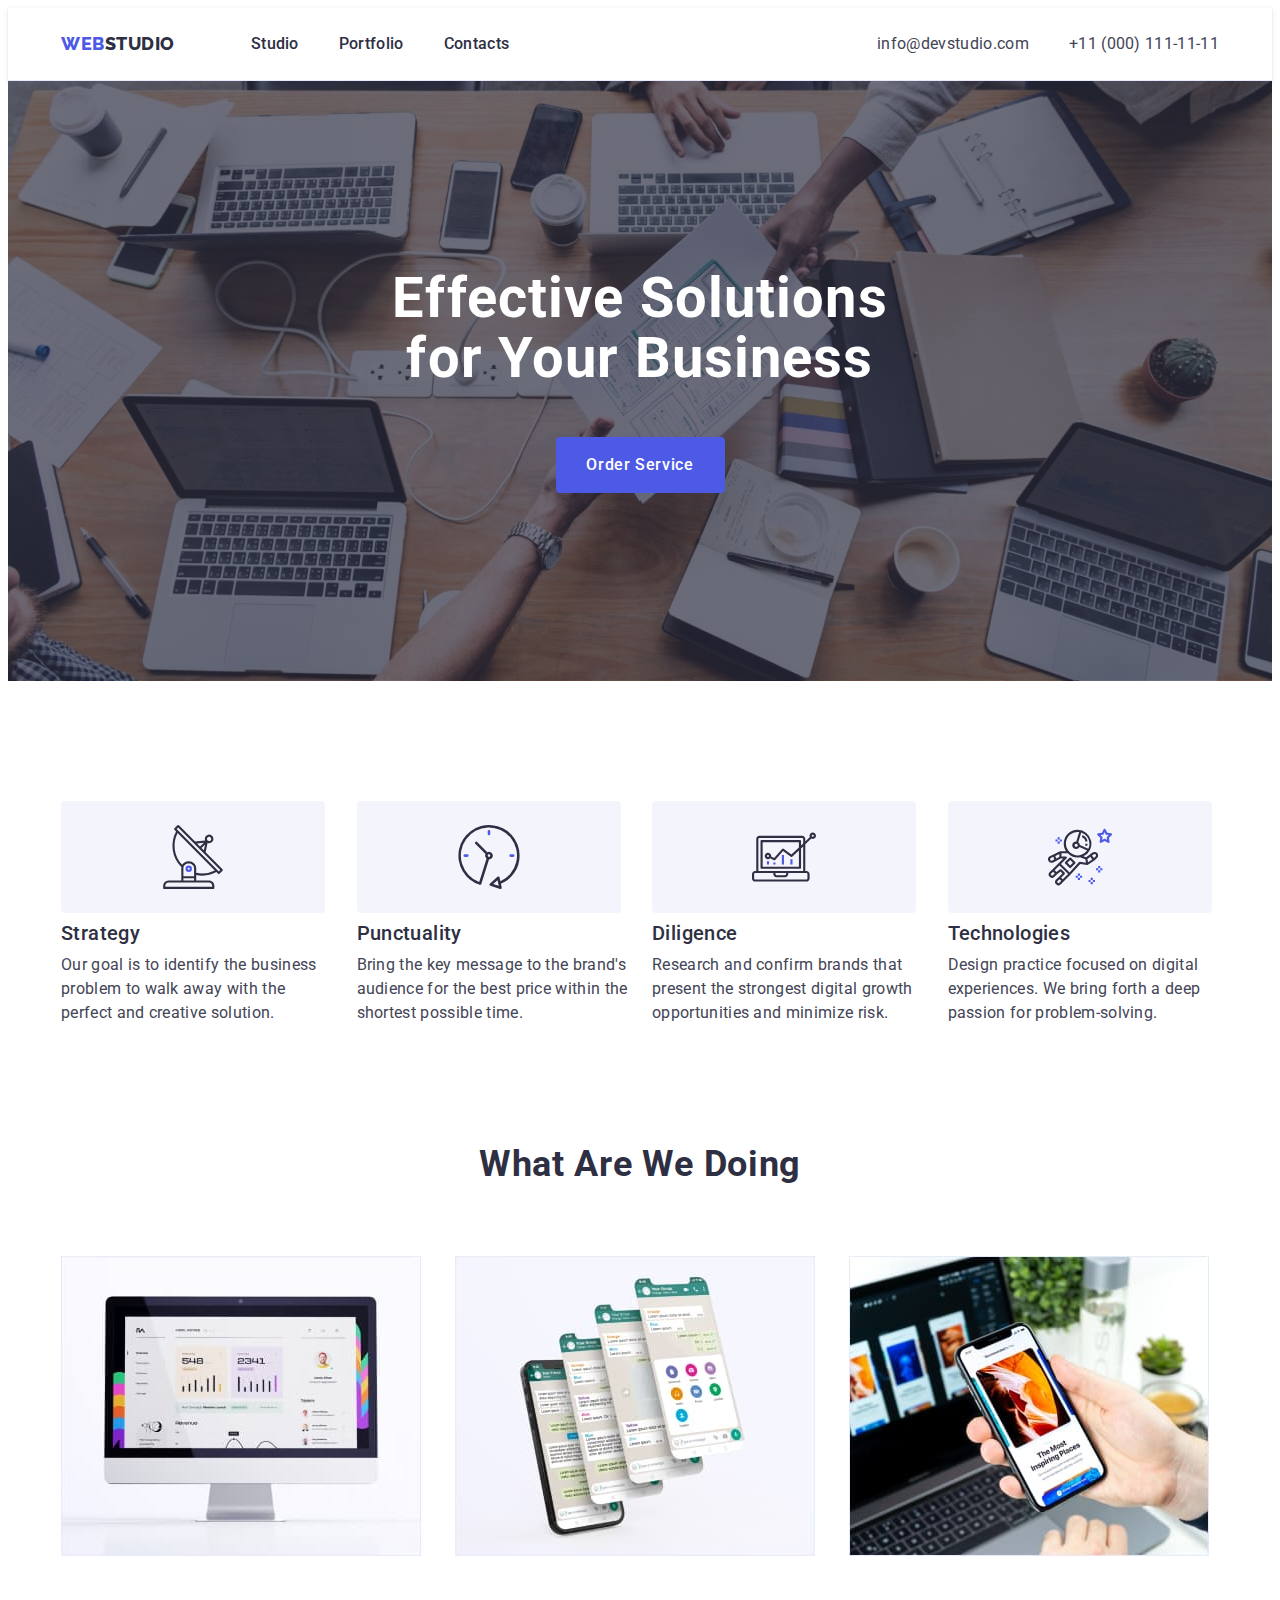
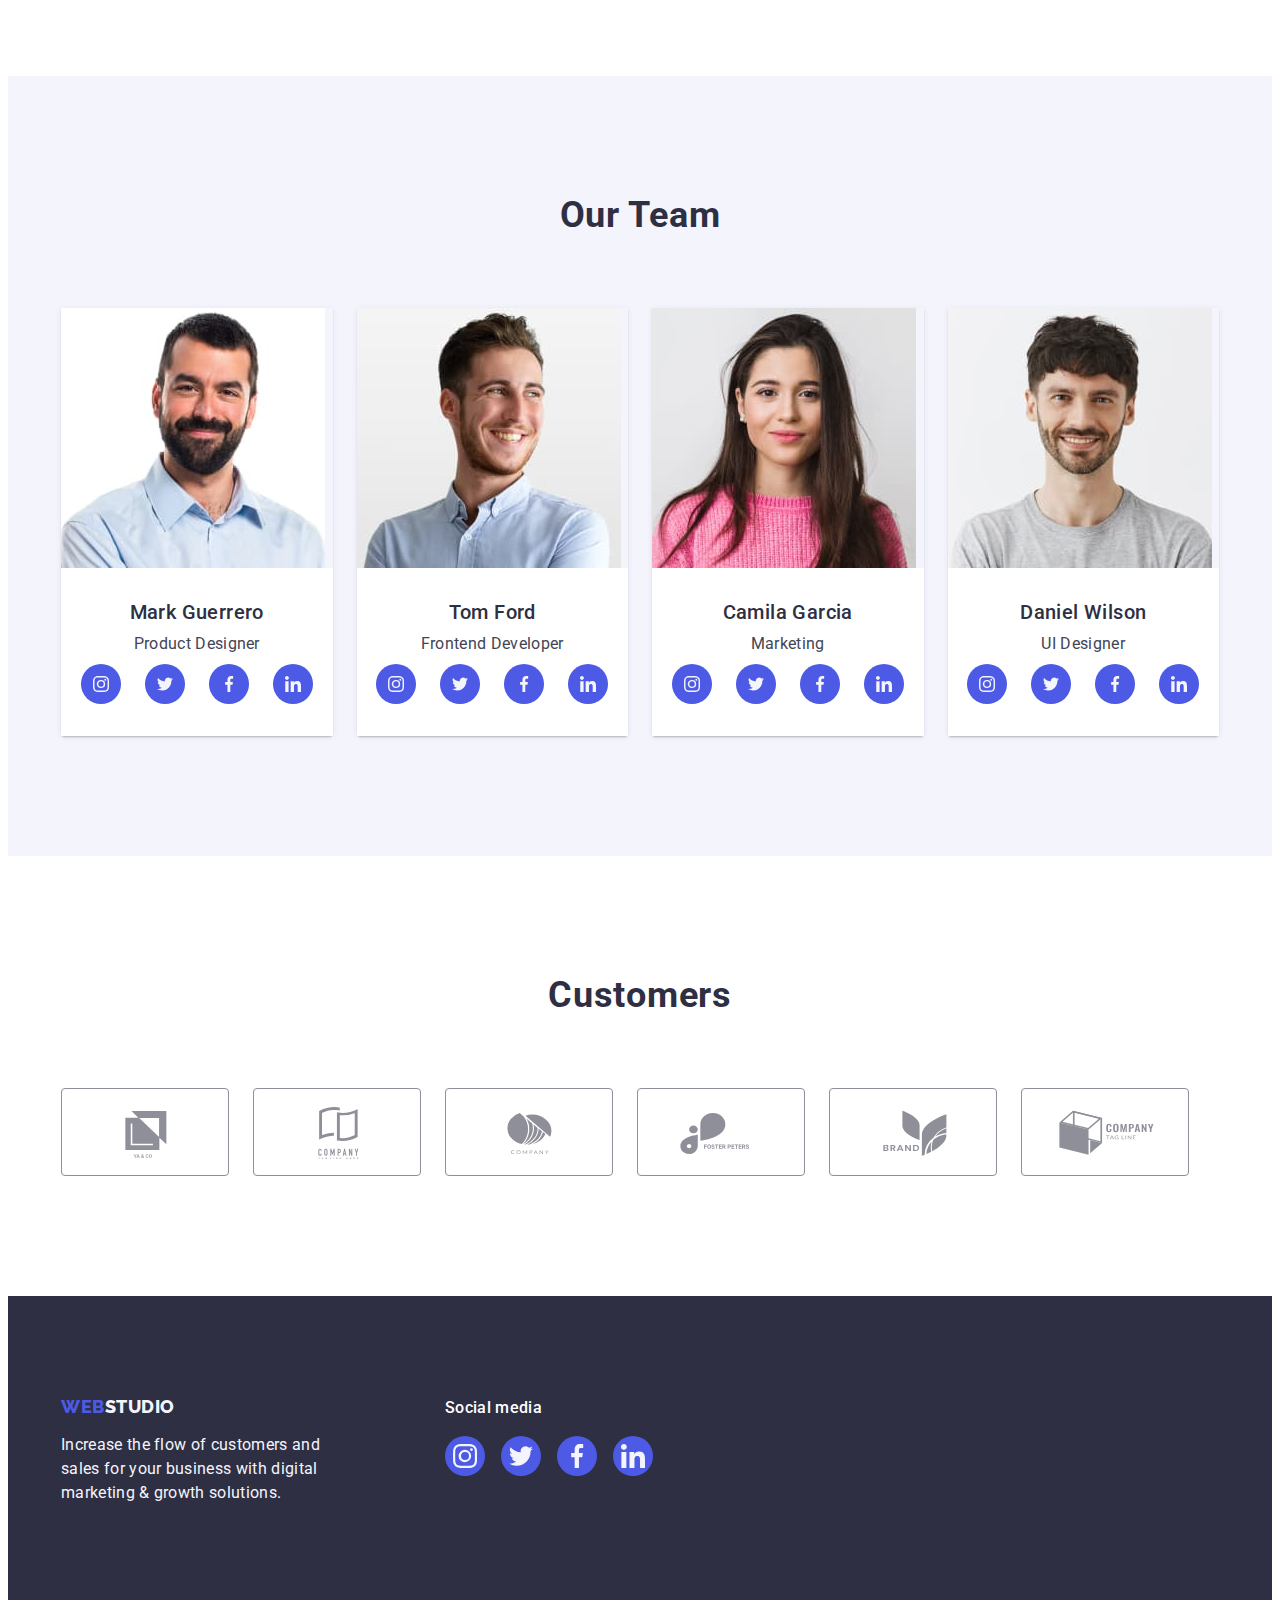
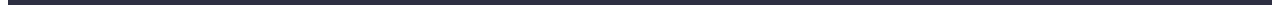
<file: index.html>
<!DOCTYPE html>
<html lang="en">
  <head>
    <meta charset="UTF-8" />
    <meta http-equiv="X-UA-Compatible" content="IE=edge" />
    <meta name="viewport" content="width=device-width, initial-scale=1.0" />
    <title>Студія</title>
    <link
      rel="stylesheet"
      href="https://cdnjs.cloudflare.com/ajax/libs/modern-normalize/1.1.0/modern-normalize.min.css"
      integrity="sha512-wpPYUAdjBVSE4KJnH1VR1HeZfpl1ub8YT/NKx4PuQ5NmX2tKuGu6U/JRp5y+Y8XG2tV+wKQpNHVUX03MfMFn9Q=="
      crossorigin="anonymous"
      referrerpolicy="no-referrer"
    />
    <link rel="preconnect" href="https://fonts.googleapis.com" />
    <link
      href="https://fonts.googleapis.com/css2?family=Raleway:wght@800&family=Roboto:wght@400;500;700;900&display=swap"
      rel="stylesheet"
    />
    <link rel="preconnect" href="https://fonts.gstatic.com" />
    <link rel="stylesheet" href="./css/style.css" />
  </head>
  <body>
    <div class="wrapper">
      <header class="page-header">
        <div class="container">
          <nav class="nav position">
            <a href="./index.html" class="logo link"
              >Web<span class="accent">Studio</span></a
            >
            <ul class="list position">
              <li class="list-item">
                <a href="./index.html" class="nav-link link">Studio</a>
              </li>
              <li class="list-item">
                <a href="./portfolio.html" class="nav-link link">Portfolio</a>
              </li>
              <li class="list-item">
                <a href="" class="nav-link link">Contacts</a>
              </li>
            </ul>
          </nav>
          <address class="connect">
            <ul class="list position">
              <li class="list-item">
                <a href="mailto:info@devstudio.com" class="connect-link link"
                  >info@devstudio.com</a
                >
              </li>
              <li class="list-item">
                <a href="tel:+110001111111" class="connect-link link"
                  >+11 (000) 111-11-11</a
                >
              </li>
            </ul>
          </address>
        </div>
      </header>
      <main>
        <section class="hero">
          <div class="container">
            <h1 class="hero-title">Effective Solutions for Your Business</h1>
            <button type="button" class="btn">Order Service</button>
          </div>
        </section>
        <section class="features">
          <div class="container">
            <h2 hidden class="features-title">features</h2>
            <ul class="list position gap">
              <li class="features-item">
                <div class="features-container">
                  <svg class="features-icon" width="64" height="64">
                    <use href="./images/icons.svg#icon-antenna"></use>
                  </svg>
                </div>
                <h3 class="caption">Strategy</h3>
                <p class="text">
                  Our goal is to identify the business problem to walk away with
                  the perfect and creative solution.
                </p>
              </li>
              <li class="features-item">
                <div class="features-container">
                  <svg class="features-icon" width="64" height="64">
                    <use href="./images/icons.svg#icon-clock"></use>
                  </svg>
                </div>
                <h3 class="caption">Punctuality</h3>
                <p class="text">
                  Bring the key message to the brand's audience for the best
                  price within the shortest possible time.
                </p>
              </li>
              <li class="features-item">
                <div class="features-container">
                  <svg class="features-icon" width="64" height="64">
                    <use href="./images/icons.svg#icon-diagram"></use>
                  </svg>
                </div>
                <h3 class="caption">Diligence</h3>
                <p class="text">
                  Research and confirm brands that present the strongest digital
                  growth opportunities and minimize risk.
                </p>
              </li>
              <li class="features-item">
                <div class="features-container">
                  <svg class="features-icon" width="64" height="64">
                    <use href="./images/icons.svg#icon-astronaut"></use>
                  </svg>
                </div>
                <h3 class="caption">Technologies</h3>
                <p class="text">
                  Design practice focused on digital experiences. We bring forth
                  a deep passion for problem-solving.
                </p>
              </li>
            </ul>
          </div>
        </section>
        <section class="section exepmles">
          <div class="container">
            <h2 class="section-title">What are we doing</h2>
            <ul class="list position gap">
              <li class="section-item examples-item">
                <img
                  src="./images/computer.jpg"
                  alt="computer"
                  width="360"
                  height="300"
                />
              </li>
              <li class="section-item examples-item">
                <img
                  src="./images/phone.jpg"
                  alt="phone"
                  width="360"
                  height="300"
                />
              </li>
              <li class="section-item examples-item">
                <img
                  src="./images/user-friendly.jpg"
                  alt="user friendly"
                  width="360"
                  height="300"
                />
              </li>
            </ul>
          </div>
        </section>
        <section class="section team">
          <div class="container">
            <h2 class="section-title">Our Team</h2>
            <ul class="list position gap">
              <li class="section-item">
                <img
                  src="./images/product-designer.jpg"
                  alt="product designer"
                  width="264"
                  height="260"
                />
                <div class="section-container">
                  <h3 class="caption">Mark Guerrero</h3>
                  <p class="text">Product Designer</p>
                  <ul class="section-list gap">
                    <li class="team-item">
                      <a href="" class="section-link">
                        <svg class="section-icon" width="16" height="16">
                          <use href="./images/icons.svg#icon-instagram"></use>
                        </svg>
                      </a>
                    </li>
                    <li class="team-item">
                      <a href="" class="section-link">
                        <svg class="section-icon" width="16" height="16">
                          <use href="./images/icons.svg#icon-twitter"></use>
                        </svg>
                      </a>
                    </li>
                    <li class="team-item">
                      <a href="" class="section-link">
                        <svg class="section-icon" width="16" height="16">
                          <use href="./images/icons.svg#icon-facebook"></use>
                        </svg>
                      </a>
                    </li>
                    <li class="team-item">
                      <a href="" class="section-link">
                        <svg class="section-icon" width="16" height="16">
                          <use href="./images/icons.svg#icon-linkedin"></use>
                        </svg>
                      </a>
                    </li>
                  </ul>
                </div>
              </li>
              <li class="section-item">
                <img
                  src="./images/frontend-developer.jpg"
                  alt="frontend developer"
                  width="264"
                  height="260"
                />
                <div class="section-container">
                  <h3 class="caption">Tom Ford</h3>
                  <p class="text">Frontend Developer</p>
                  <ul class="section-list gap">
                    <li class="team-item">
                      <a href="" class="section-link">
                        <svg class="section-icon" width="16" height="16">
                          <use href="./images/icons.svg#icon-instagram"></use>
                        </svg>
                      </a>
                    </li>
                    <li class="team-item">
                      <a href="" class="section-link">
                        <svg class="section-icon" width="16" height="16">
                          <use href="./images/icons.svg#icon-twitter"></use>
                        </svg>
                      </a>
                    </li>
                    <li class="team-item">
                      <a href="" class="section-link">
                        <svg class="section-icon" width="16" height="16">
                          <use href="./images/icons.svg#icon-facebook"></use>
                        </svg>
                      </a>
                    </li>
                    <li class="team-item">
                      <a href="" class="section-link">
                        <svg class="section-icon" width="16" height="16">
                          <use href="./images/icons.svg#icon-linkedin"></use>
                        </svg>
                      </a>
                    </li>
                  </ul>
                </div>
              </li>
              <li class="section-item">
                <img
                  src="./images/marketing.jpg"
                  alt="marketing"
                  width="264"
                  height="260"
                />
                <div class="section-container">
                  <h3 class="caption">Camila Garcia</h3>
                  <p class="text">Marketing</p>
                  <ul class="section-list gap">
                    <li class="team-item">
                      <a href="" class="section-link">
                        <svg class="section-icon" width="16" height="16">
                          <use href="./images/icons.svg#icon-instagram"></use>
                        </svg>
                      </a>
                    </li>
                    <li class="team-item">
                      <a href="" class="section-link">
                        <svg class="section-icon" width="16" height="16">
                          <use href="./images/icons.svg#icon-twitter"></use>
                        </svg>
                      </a>
                    </li>
                    <li class="team-item">
                      <a href="" class="section-link">
                        <svg class="section-icon" width="16" height="16">
                          <use href="./images/icons.svg#icon-facebook"></use>
                        </svg>
                      </a>
                    </li>
                    <li class="team-item">
                      <a href="" class="section-link">
                        <svg class="section-icon" width="16" height="16">
                          <use href="./images/icons.svg#icon-linkedin"></use>
                        </svg>
                      </a>
                    </li>
                  </ul>
                </div>
              </li>
              <li class="section-item">
                <img
                  src="./images/ui-designer.jpg"
                  alt="ui designer"
                  width="264"
                  height="260"
                />
                <div class="section-container">
                  <h3 class="caption">Daniel Wilson</h3>
                  <p class="text">UI Designer</p>
                  <ul class="section-list gap">
                    <li class="team-item">
                      <a href="" class="section-link">
                        <svg class="section-icon" width="16" height="16">
                          <use href="./images/icons.svg#icon-instagram"></use>
                        </svg>
                      </a>
                    </li>
                    <li class="team-item">
                      <a href="" class="section-link">
                        <svg class="section-icon" width="16" height="16">
                          <use href="./images/icons.svg#icon-twitter"></use>
                        </svg>
                      </a>
                    </li>
                    <li class="team-item">
                      <a href="" class="section-link">
                        <svg class="section-icon" width="16" height="16">
                          <use href="./images/icons.svg#icon-facebook"></use>
                        </svg>
                      </a>
                    </li>
                    <li class="team-item">
                      <a href="" class="section-link">
                        <svg class="section-icon" width="16" height="16">
                          <use href="./images/icons.svg#icon-linkedin"></use>
                        </svg>
                      </a>
                    </li>
                  </ul>
                </div>
              </li>
            </ul>
          </div>
        </section>
        <section class="customers">
          <div class="container">
            <h2 class="section-title">Customers</h2>
            <ul class="customers-list gap">
              <li class="customers-item section-item link">
                <a href="" class="customers-link">
                  <svg class="customers-icon" width="104" height="56">
                    <use href="./images/icons.svg#icon-customer1"></use>
                  </svg>
                </a>
              </li>
              <li class="customers-item section-item link">
                <a href="" class="customers-link">
                  <svg class="customers-icon" width="104" height="56">
                    <use href="./images/icons.svg#icon-customer2"></use>
                  </svg>
                </a>
              </li>
              <li class="customers-item section-item link">
                <a href="" class="customers-link">
                  <svg class="customers-icon" width="104" height="56">
                    <use href="./images/icons.svg#icon-customer3"></use>
                  </svg>
                </a>
              </li>
              <li class="customers-item section-item link">
                <a href="" class="customers-link">
                  <svg class="customers-icon" width="104" height="56">
                    <use href="./images/icons.svg#icon-customer4"></use>
                  </svg>
                </a>
              </li>
              <li class="customers-item section-item link">
                <a href="" class="customers-link">
                  <svg class="customers-icon" width="104" height="56">
                    <use href="./images/icons.svg#icon-customer5"></use>
                  </svg>
                </a>
              </li>
              <li class="customers-item section-item link">
                <a href="" class="customers-link">
                  <svg class="customers-icon" width="104" height="56">
                    <use href="./images/icons.svg#icon-customer6"></use>
                  </svg>
                </a>
              </li>
            </ul>
          </div>
        </section>
      </main>
      <footer class="basement">
        <div class="container">
          <div class="basement-container">
            <a href="./index.html" class="logo link"
              >Web<span class="accent">Studio</span></a
            >
            <p class="basement-text">
              Increase the flow of customers and sales for your business with
              digital marketing & growth solutions.
            </p>
          </div>
          <div class="social">
            <p class="social-text">Social media</p>
            <ul class="section-list">
              <li class="team-item">
                <a href="" class="section-link">
                  <svg class="section-icon" width="24" height="24">
                    <use href="./images/icons.svg#icon-instagram"></use>
                  </svg>
                </a>
              </li>
              <li class="team-item">
                <a href="" class="section-link">
                  <svg class="section-icon" width="24" height="24">
                    <use href="./images/icons.svg#icon-twitter"></use>
                  </svg>
                </a>
              </li>
              <li class="team-item">
                <a href="" class="section-link">
                  <svg class="section-icon" width="24" height="24">
                    <use href="./images/icons.svg#icon-facebook"></use>
                  </svg>
                </a>
              </li>
              <li class="team-item">
                <a href="" class="section-link">
                  <svg class="section-icon" width="24" height="24">
                    <use href="./images/icons.svg#icon-linkedin"></use>
                  </svg>
                </a>
              </li>
            </ul>
          </div>
        </div>
      </footer>
    </div>
  </body>
</html>
</file>
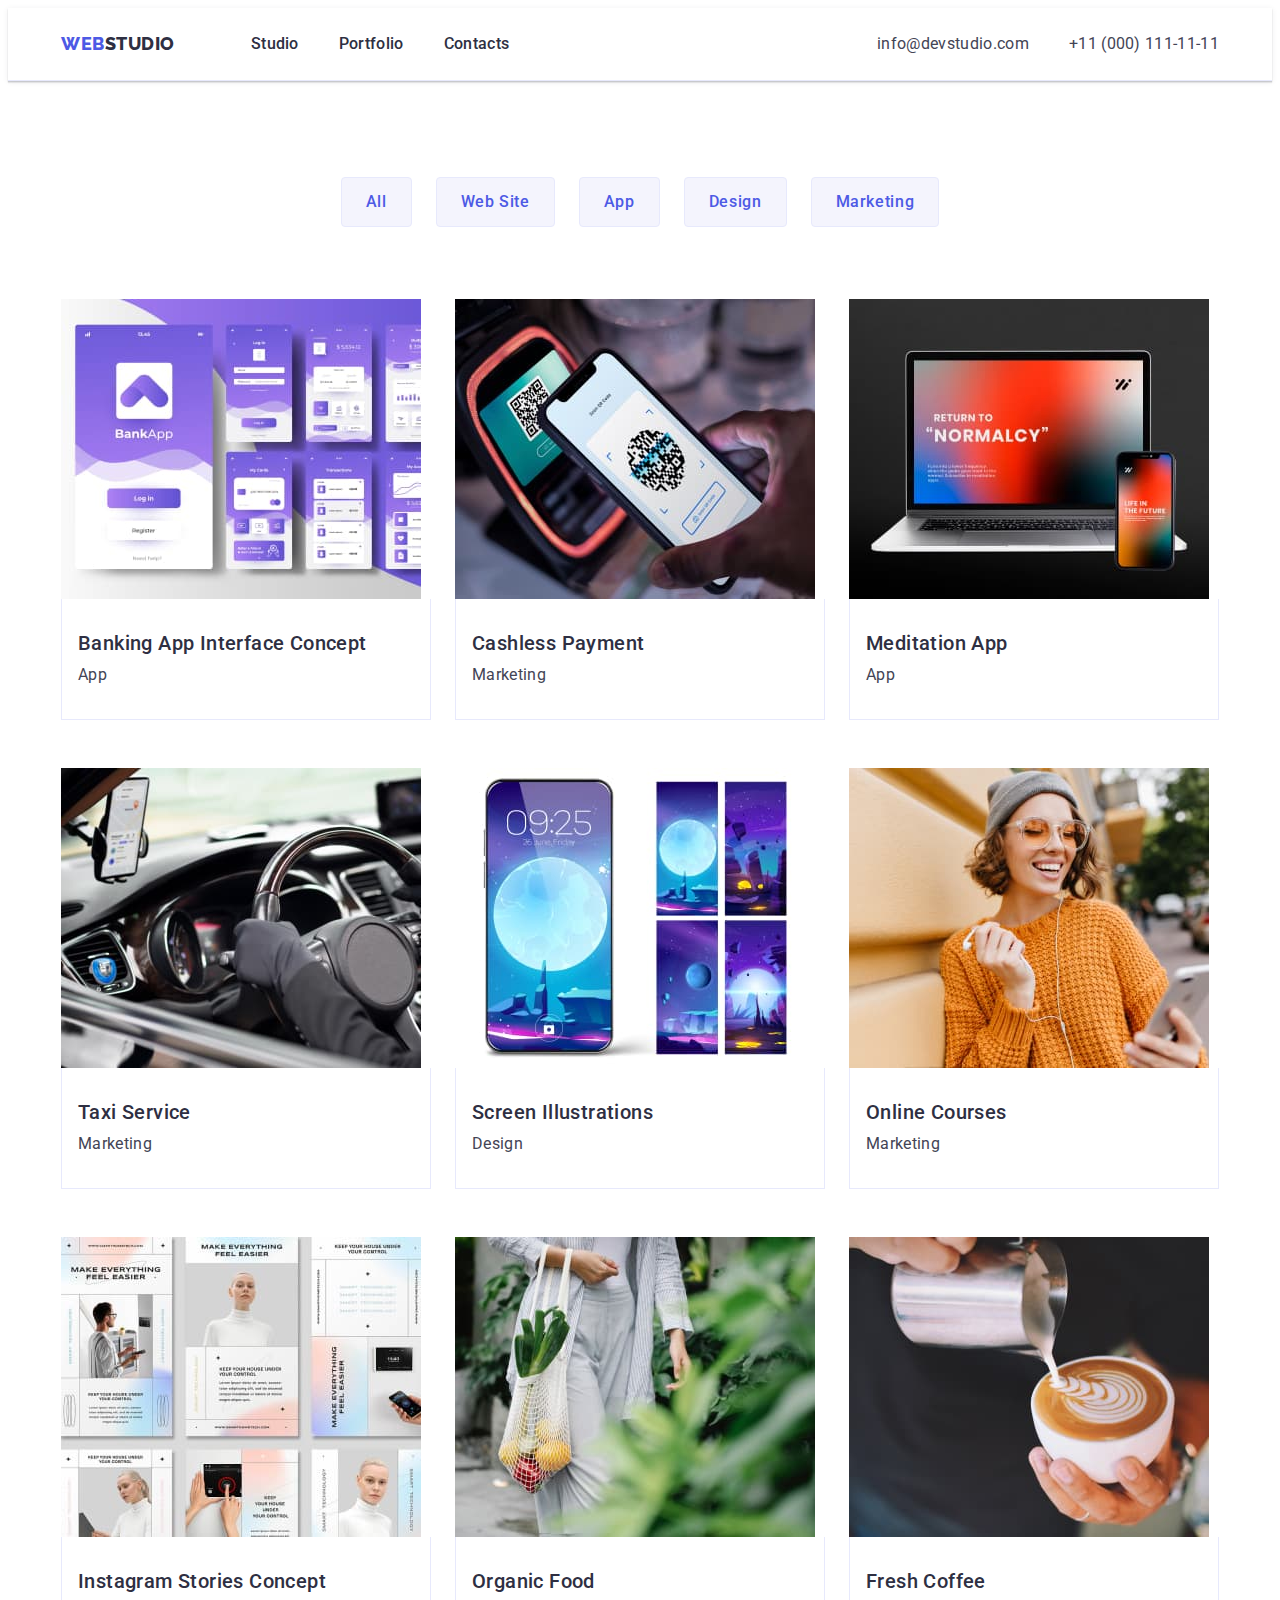
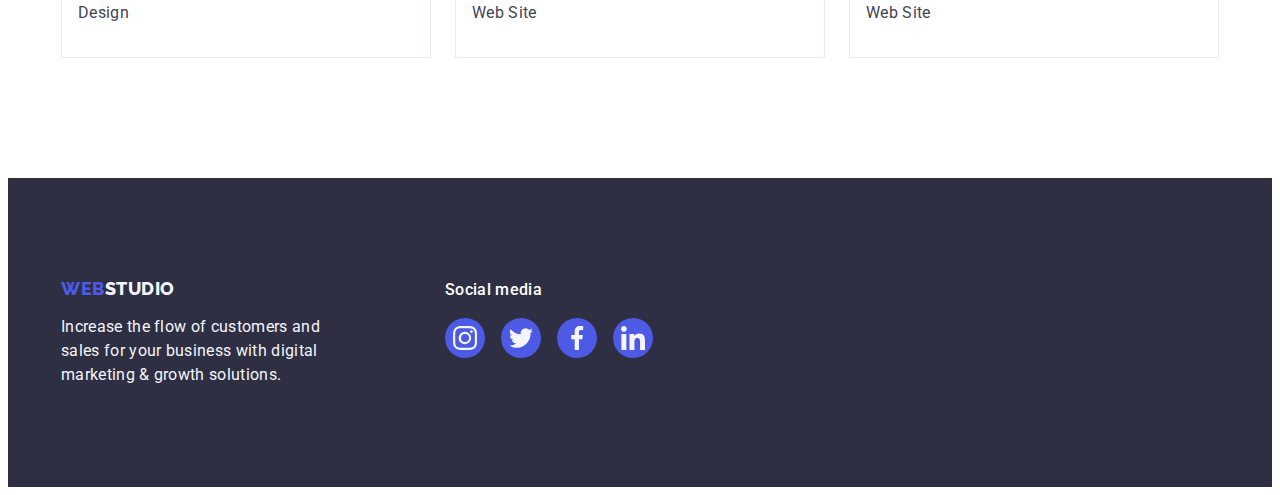
<file: portfolio.html>
<!DOCTYPE html>
<html lang="en">
  <head>
    <meta charset="UTF-8" />
    <meta http-equiv="X-UA-Compatible" content="IE=edge" />
    <meta name="viewport" content="width=device-width, initial-scale=1.0" />
    <title>Студія</title>
    <link
      rel="stylesheet"
      href="https://cdnjs.cloudflare.com/ajax/libs/modern-normalize/1.1.0/modern-normalize.min.css"
      integrity="sha512-wpPYUAdjBVSE4KJnH1VR1HeZfpl1ub8YT/NKx4PuQ5NmX2tKuGu6U/JRp5y+Y8XG2tV+wKQpNHVUX03MfMFn9Q=="
      crossorigin="anonymous"
      referrerpolicy="no-referrer"
    />
    <link rel="preconnect" href="https://fonts.googleapis.com" />
    <link
      href="https://fonts.googleapis.com/css2?family=Raleway:wght@800&family=Roboto:wght@400;500;700;900&display=swap"
      rel="stylesheet"
    />
    <link rel="preconnect" href="https://fonts.gstatic.com" />
    <link rel="stylesheet" href="./css/style.css" />
  </head>
  <body>
    <div class="wrapper">
      <header class="page-header">
        <div class="container">
          <nav class="nav position">
            <a href="./index.html" class="logo link"
              >Web<span class="accent">Studio</span></a
            >
            <ul class="list position">
              <li class="list-item">
                <a href="./index.html" class="nav-link link">Studio</a>
              </li>
              <li class="list-item">
                <a href="./portfolio.html" class="nav-link link">Portfolio</a>
              </li>
              <li class="list-item">
                <a href="" class="nav-link link">Contacts</a>
              </li>
            </ul>
          </nav>
          <address class="connect">
            <ul class="list position">
              <li class="list-item">
                <a href="mailto:info@devstudio.com" class="connect-link link"
                  >info@devstudio.com</a
                >
              </li>
              <li class="list-item">
                <a href="tel:+110001111111" class="connect-link link"
                  >+11 (000) 111-11-11</a
                >
              </li>
            </ul>
          </address>
        </div>
      </header>
      <main>
        <section class="work">
          <div class="container">
            <h1 hidden>Portfolio</h1>
            <ul class="work-list list">
              <li class="work-item">
                <button type="button" class="radio-btn">All</button>
              </li>
              <li class="work-item">
                <button type="button" class="radio-btn">Web Site</button>
              </li>
              <li class="work-item">
                <button type="button" class="radio-btn">App</button>
              </li>
              <li class="work-item">
                <button type="button" class="radio-btn">Design</button>
              </li>
              <li class="work-item">
                <button type="button" class="radio-btn">Marketing</button>
              </li>
            </ul>
            <ul class="work-cards list">
              <li class="work-card">
                <a href="" class="link">
                  <img
                    src="./images/banking-app.jpg"
                    alt="banking app"
                    width="360"
                    height="300"
                  />
                  <div class="work-container">
                    <h2 class="caption">Banking App Interface Concept</h2>
                    <p class="text">App</p>
                  </div>
                </a>
              </li>
              <li class="work-card">
                <a href="" class="link">
                  <img
                    src="./images/cashless-payment.jpg"
                    alt="cashless payment"
                    width="360"
                    height="300"
                  />
                  <div class="work-container">
                    <h2 class="caption">Cashless Payment</h2>
                    <p class="text">Marketing</p>
                  </div>
                </a>
              </li>
              <li class="work-card">
                <a href="" class="link">
                  <img
                    src="./images/meditation-app.jpg"
                    alt="meditation app"
                    width="360"
                    height="300"
                  />
                  <div class="work-container">
                    <h2 class="caption">Meditation App</h2>
                    <p class="text">App</p>
                  </div>
                </a>
              </li>
              <li class="work-card">
                <a href="" class="link">
                  <img
                    src="./images/taxi-service.jpg"
                    alt="taxi service"
                    width="360"
                    height="300"
                  />
                  <div class="work-container">
                    <h2 class="caption">Taxi Service</h2>
                    <p class="text">Marketing</p>
                  </div>
                </a>
              </li>
              <li class="work-card">
                <a href="" class="link">
                  <img
                    src="./images/screen-illustrations.jpg"
                    alt="screen illustrations"
                    width="360"
                    height="300"
                  />
                  <div class="work-container">
                    <h2 class="caption">Screen Illustrations</h2>
                    <p class="text">Design</p>
                  </div>
                </a>
              </li>
              <li class="work-card">
                <a href="" class="link">
                  <img
                    src="./images/girl-with-phone.jpg"
                    alt="girl with phone"
                    width="360"
                    height="300"
                  />
                  <div class="work-container">
                    <h2 class="caption">Online Courses</h2>
                    <p class="text">Marketing</p>
                  </div>
                </a>
              </li>
              <li class="work-card">
                <a href="" class="link">
                  <img
                    src="./images/smart-technologies.jpg"
                    alt="smart technologies"
                    width="360"
                    height="300"
                  />
                  <div class="work-container">
                    <h2 class="caption">Instagram Stories Concept</h2>
                    <p class="text">Design</p>
                  </div>
                </a>
              </li>
              <li class="work-card">
                <a href="" class="link">
                  <img
                    src="./images/woman-with-food.jpg"
                    alt="woman with food"
                    width="360"
                    height="300"
                  />
                  <div class="work-container">
                    <h2 class="caption">Organic Food</h2>
                    <p class="text">Web Site</p>
                  </div>
                </a>
              </li>
              <li class="work-card">
                <a href="" class="link">
                  <img
                    src="./images/coffee-decoration.jpg"
                    alt="coffee decoration"
                    width="360"
                    height="300"
                  />
                  <div class="work-container">
                    <h2 class="caption">Fresh Coffee</h2>
                    <p class="text">Web Site</p>
                  </div>
                </a>
              </li>
            </ul>
          </div>
        </section>
      </main>
      <footer class="basement">
        <div class="container">
          <div class="basement-container">
            <a href="./index.html" class="logo link"
              >Web<span class="accent">Studio</span></a
            >
            <p class="basement-text">
              Increase the flow of customers and sales for your business with
              digital marketing & growth solutions.
            </p>
          </div>
          <div class="social">
            <p class="social-text">Social media</p>
            <ul class="section-list">
              <li class="team-item">
                <a href="" class="section-link">
                  <svg class="section-icon" width="24" height="24">
                    <use href="./images/icons.svg#icon-instagram"></use>
                  </svg>
                </a>
              </li>
              <li class="team-item">
                <a href="" class="section-link">
                  <svg class="section-icon" width="24" height="24">
                    <use href="./images/icons.svg#icon-twitter"></use>
                  </svg>
                </a>
              </li>
              <li class="team-item">
                <a href="" class="section-link">
                  <svg class="section-icon" width="24" height="24">
                    <use href="./images/icons.svg#icon-facebook"></use>
                  </svg>
                </a>
              </li>
              <li class="team-item">
                <a href="" class="section-link">
                  <svg class="section-icon" width="24" height="24">
                    <use href="./images/icons.svg#icon-linkedin"></use>
                  </svg>
                </a>
              </li>
            </ul>
          </div>
        </div>
      </footer>
    </div>
  </body>
</html>
</file>
<file: css/style.css>
:root {
  --primary-text-color: #434455;
  --background-color: #ffffff;
  --accent-color: #4d5ae5;
  --header-color: #2e2f42;
  --secondary-color: #ffffff;
  --secondary-background: #2e2f42;
  --footer-color: #f4f4fd;
  --btn-color: #404bbf;
}

body {
  font-family: 'Roboto', sans-serif;
  font-weight: 400;
  font-style: normal;
  color: var(--primary-text-color);
  background: var(--background-color);
}

.link {
  text-decoration: none;
  padding-top: 24px;
  padding-bottom: 24px;
  display: inline-block;
}

.list {
  list-style: none;
  font-style: normal;
  padding-inline-start: 0;
}

.nav > .list,
.connect > .list {
  margin-top: 0;
  margin-bottom: 0;
  padding-left: 0;
}

.position {
  display: flex;
}

/* header */

.page-header {
  border-bottom: 1px solid #e7e9fc;
  box-shadow: 0px 2px 1px rgba(46, 47, 66, 0.08),
    0px 1px 1px rgba(46, 47, 66, 0.16), 0px 1px 6px rgba(46, 47, 66, 0.08);
}

.container {
  display: flex;
  width: 1158px;
  padding-left: 15px;
  padding-right: 15px;
  margin: 0 auto;
}

.logo {
  color: var(--accent-color);
  font-family: 'Raleway', sans-serif;
  font-weight: 800;
  font-size: 18px;
  line-height: 1.17;
  letter-spacing: 0.03em;
  text-transform: uppercase;
  margin-right: 76px;
}

.accent {
  color: var(--header-color);
}

.nav {
  align-items: center;
}

.nav-link {
  font-size: 16px;
  line-height: 1.5;
  letter-spacing: 0.02em;
}

.nav-link:hover,
.nav-link:focus,
.nav-link:active {
  color: #404bbf;
}

.list-item:not(:last-child) {
  margin-right: 40px;
}

.features {
  padding-top: 120px;
  padding-bottom: 120px;
}

.features .list {
  padding-left: 0;
  margin-top: 0;
  margin-bottom: 0;
}

.features-item {
  flex-basis: calc((100% - 72px) / 4);
}

.features-item > .caption {
  margin-top: 0;
  margin-bottom: 8px;
}

.features-item > .text {
  margin-top: 0;
  margin-bottom: 0;
}

.features-container {
  width: 264px;
  height: 112px;
  background: var(--footer-color);
  border-radius: 4px;
  margin-bottom: 8px;
  display: flex;
  justify-content: center;
  align-items: center;
}

.connect {
  font-style: normal;
  margin-left: auto;
}

.connect-link:hover,
.connect-link:focus,
.connect-link:active {
  color: var(--btn-color);
}

.connect-link {
  color: inherit;
  line-height: 1.5;
  letter-spacing: 0.02em;
}

/* main */

.hero {
  background-color: var(--secondary-background);
  background-image: linear-gradient(
      rgba(46, 47, 66, 0.7),
      rgba(46, 47, 66, 0.7)
    ),
    url(../images/banner.jpg);
  background-repeat: no-repeat;
  background-size: cover;
  max-width: 1440px;
  background-position: center;

  margin: 0 auto;
  padding-top: 188px;
  padding-bottom: 188px;
}

.hero > .container {
  flex-direction: column;
}

.hero-title {
  color: var(--secondary-color);
  font-size: 56px;
  line-height: 1.07;
  text-align: center;
  letter-spacing: 0.02em;

  max-width: 496px;
  margin-top: 0;
  margin-bottom: 48px;
  margin-left: auto;
  margin-right: auto;
}

.btn {
  color: var(--secondary-color);
  background-color: var(--accent-color);
  font-family: inherit;
  font-weight: 500;
  font-size: 16px;
  line-height: 1.5;
  letter-spacing: 0.04em;
  cursor: pointer;

  min-width: 169px;
  height: 56px;
  display: block;
  border: none;
  border-radius: 4px;
  margin: auto;
}

.caption {
  font-size: 20px;
  line-height: 1.2;
  letter-spacing: 0.02em;
}

.text {
  font-size: 16px;
  line-height: 1.5;
  letter-spacing: 0.02em;
  color: var(--primary-text-color);
}

.features + .section {
  padding-bottom: 120px;
}

.section > .container {
  flex-direction: column;
}

.examples-item {
  flex-basis: calc((100% - 3 * 16px) / 3);
}

.section .list {
  padding-left: 0;
  margin-top: 0;
  margin-bottom: 0;
}

.section-title {
  color: var(--header-color);
  font-size: 36px;
  line-height: 1.1;
  text-align: center;
  letter-spacing: 0.02em;
  text-transform: capitalize;

  margin-top: 0;
  margin-bottom: 72px;
}

.section-item {
  gap: 24px;
}

.section-item > img {
  display: block;
}

.team {
  background-color: #f4f4fd;
  padding-top: 120px;
  padding-bottom: 120px;
}

.gap {
  gap: 24px;
}

.section-container {
  background-color: var(--background-color);

  padding-top: 32px;
  padding-bottom: 32px;
  text-align: center;
}

.section-container > .caption {
  margin-top: 0;
  margin-bottom: 8px;
}

.section-container > .text {
  margin-top: 0;
  margin-bottom: 8px;
}

.section-list {
  display: flex;
  justify-content: center;
  padding-left: 0;
}

.team-item {
  display: block;
}

.section-link {
  display: flex;
  justify-content: center;
  align-items: center;
  height: 40px;
  width: 40px;
  background: var(--accent-color);
  border-radius: 50%;
  color: var(--footer-color);
}

.section-link:hover,
.section-link:focus {
  background: var(--btn-color);
}

.section-icon {
  fill: currentColor;
}

.team .section-item {
  flex-basis: calc((100% - 3 * 24px) / 4);
  border-radius: 0px 0px 4px 4px;
  box-shadow: 0px 1px 6px rgba(46, 47, 66, 0.08),
    0px 1px 1px rgba(46, 47, 66, 0.16), 0px 2px 1px rgba(46, 47, 66, 0.08);
  border-radius: 0px 0px 4px 4px;
}

.btn:hover,
.btn:focus {
  background-color: var(--btn-color);
}

.caption {
  font-size: 20px;
  line-height: 1.2;
  letter-spacing: 0.02em;
}

.caption,
.nav-link {
  color: var(--header-color);
  font-weight: 500;
}

.customers {
  padding-top: 120px;
  padding-bottom: 120px;
}

.customers > .container {
  display: block;
}

.customers-list {
  margin-top: 0;
  margin-bottom: 0;
  padding-left: 0;
  display: flex;
}

.customers-item {
  padding-top: 0;
  padding-bottom: 0;
  display: block;
}

.customers-link {
  width: 168px;
  height: 88px;
  display: block;
  box-sizing: border-box;
  border: 1px solid #8e8f99;
  color: #8e8f99;
  border-radius: 4px;
  display: flex;
  justify-content: center;
  align-items: center;
}

.customers-link:focus,
.customers-link:hover {
  border: 1px solid var(--btn-color);
  color: var(--btn-color);
}

.customers-link:focus .customers-icon,
.customers-link:hover .customers-icon {
  fill: var(--btn-color);
}

.customers-icon {
  fill: currentColor;
}

/* footer  */

.basement {
  background-color: var(--secondary-background);

  padding-top: 100px;
  padding-bottom: 100px;
}

.basement .container {
  display: flex;
  align-items: baseline;
}

.basement-container {
  margin-right: 120px;
}

.basement-container > .logo {
  padding-top: 0;
  margin-bottom: 16px;
}

.basement-container > .link {
  padding-bottom: 0;
}

.basement-text {
  color: var(--footer-color);
  font-family: inherit;
  font-size: 16px;
  line-height: 1.5;
  letter-spacing: 0.02em;

  max-width: 264px;
  margin-top: 0;
  margin-bottom: 0;
  padding: 0;
}

.basement .accent {
  color: var(--footer-color);
}

.social > .social-text {
  font-weight: 500;
  font-size: 16px;
  line-height: 1.5;
  letter-spacing: 0.02em;
  color: var(--secondary-color);

  margin-top: 0;
  margin-bottom: 16px;
}

.social > .section-list {
  gap: 16px;
}

.social > .section-list {
  margin-top: 0;
  margin-bottom: 0;
}

.social .section-link:hover,
.social .section-link:focus {
  background: #31d0aa;
}

/* portfolio page  */

.work {
  padding-top: 96px;
  padding-bottom: 120px;
}

.work > .container {
  flex-direction: column;
}

.work-list {
  padding-left: 0;
  margin-top: 0;
  margin-bottom: 0;
  display: flex;
  margin-bottom: 72px;
  justify-content: center;
}

.work-item:not(:last-child) {
  margin-right: 24px;
}

.radio-btn {
  background-color: var(--footer-color);
  color: #4d5ae5;
  font-family: inherit;
  font-weight: 500;
  font-size: 16px;
  line-height: 1.5;
  letter-spacing: 0.04em;
  cursor: pointer;
  border: 1px solid #e7e9fc;
  border-radius: 4px;
  box-sizing: border-box;

  padding: 12px 24px;
}

.radio-btn:hover,
.radio-btn:focus {
  color: var(--secondary-color);
  background-color: var(--btn-color);
  box-shadow: 0px 3px 1px rgba(0, 0, 0, 0.1), 0px 2px 1px rgba(0, 0, 0, 0.08),
    0px 2px 2px rgba(0, 0, 0, 0.12);
  border-radius: 4px;
  border: 1px solid transparent;
}

.work-cards {
  margin-block-start: 0;
  padding-left: 0;
  margin-bottom: 0;
  display: flex;
  flex-wrap: wrap;
  column-gap: 24px;
  row-gap: 48px;
}

.work-card {
  width: calc((100% - 48px) / 3);
}

.work-card .link {
  padding-top: 0;
  padding-bottom: 0;
  display: block;
}

.work-card .link:hover,
.work-card .link:focus {
  box-shadow: 0px 1px 6px rgba(46, 47, 66, 0.08),
    0px 1px 1px rgba(46, 47, 66, 0.16), 0px 2px 1px rgba(46, 47, 66, 0.08);
}

.work-container {
  box-sizing: border-box;
  border-right: 1px solid #e7e9fc;
  border-bottom: 1px solid #e7e9fc;
  border-left: 1px solid #e7e9fc;
  padding: 32px 16px;
}

.work-card .caption,
.work-card .text {
  margin-top: 0;
  margin-bottom: 0;
}

.work-card .caption {
  margin-bottom: 8px;
}

.work-card img {
  display: block;
}
</file>
